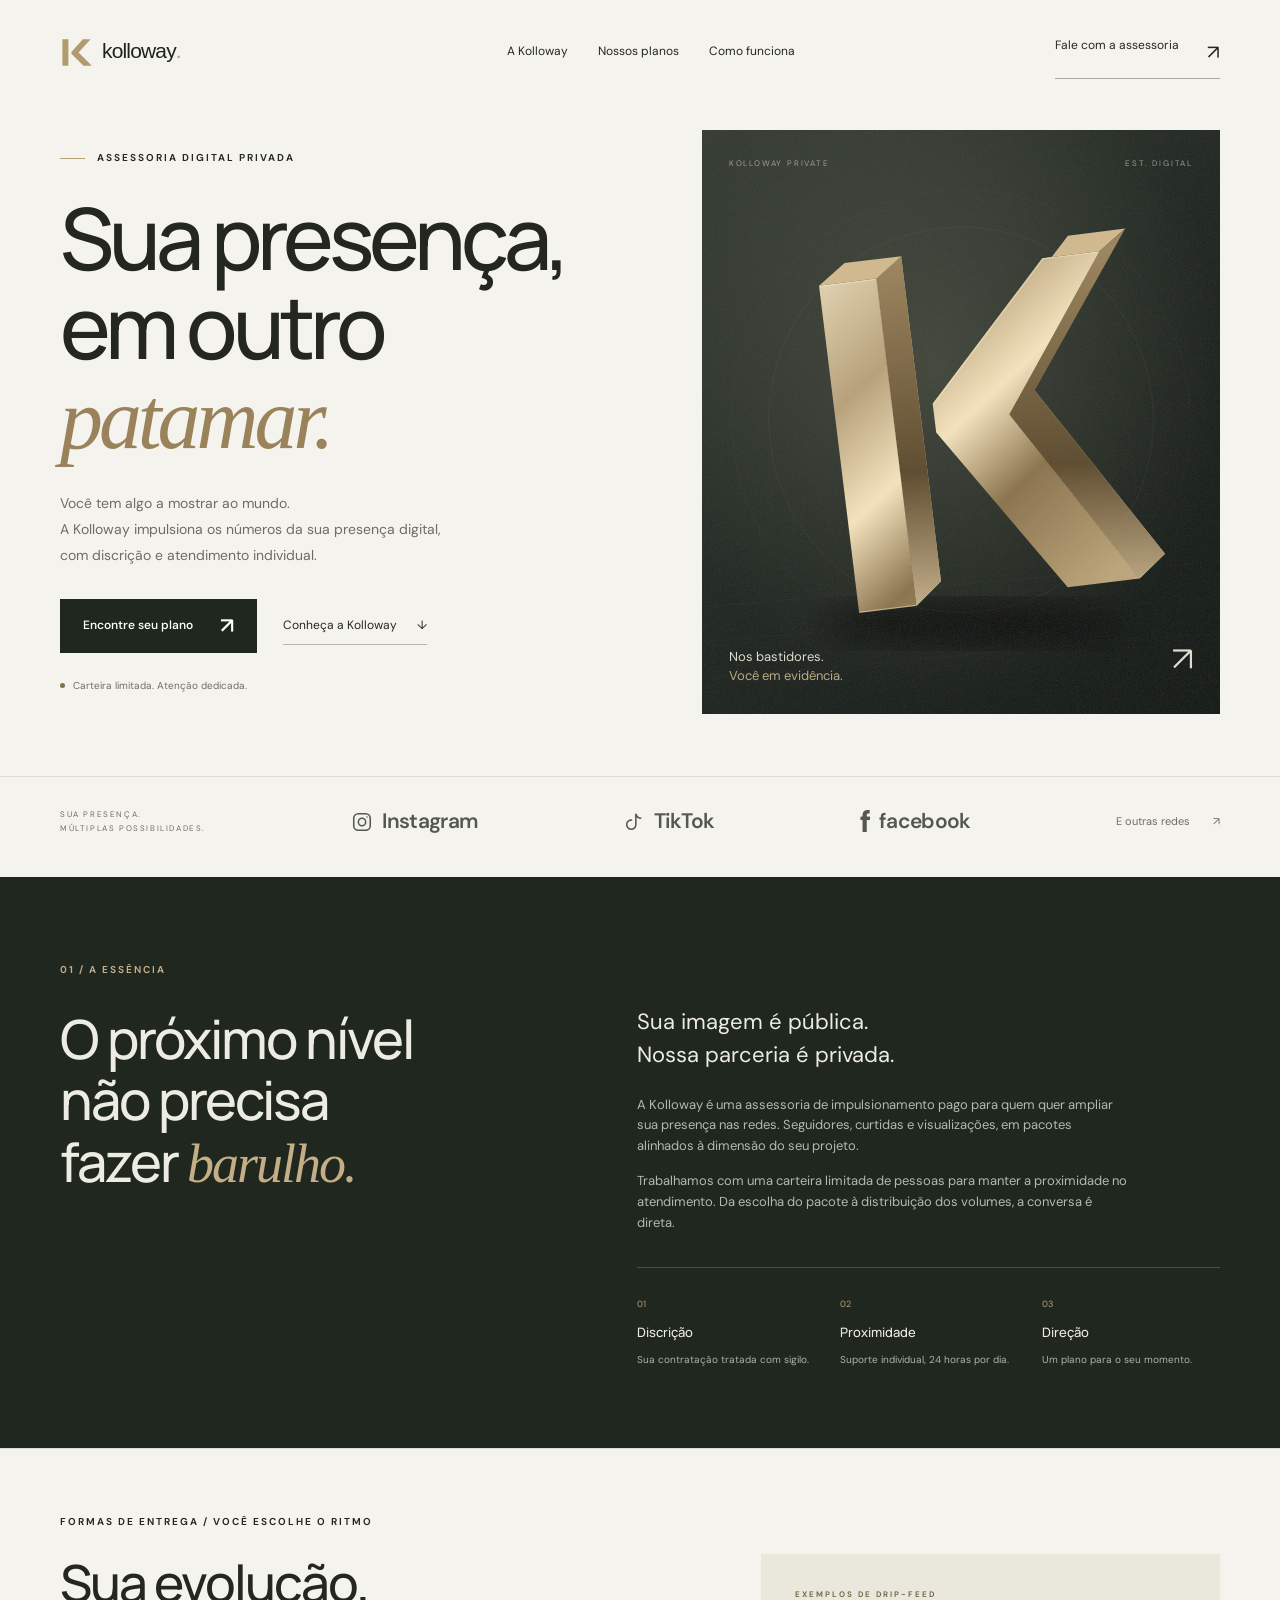
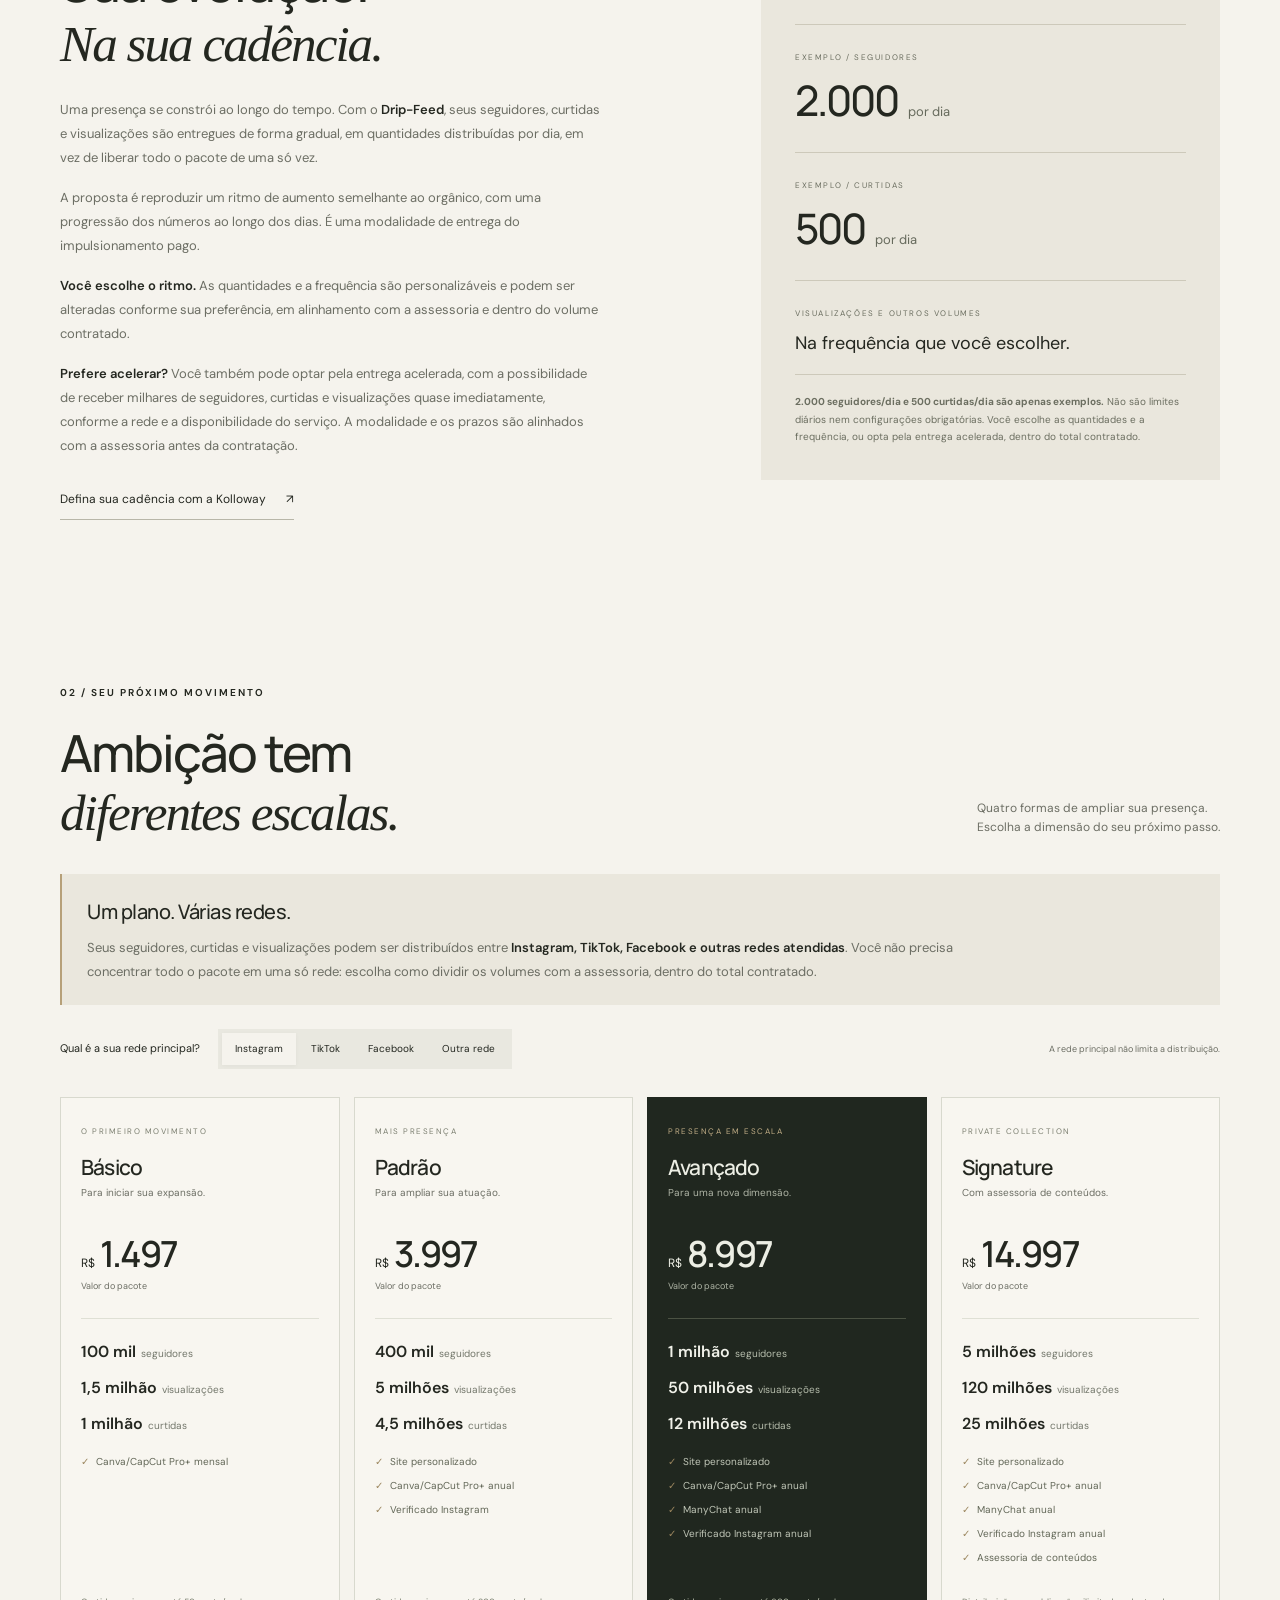
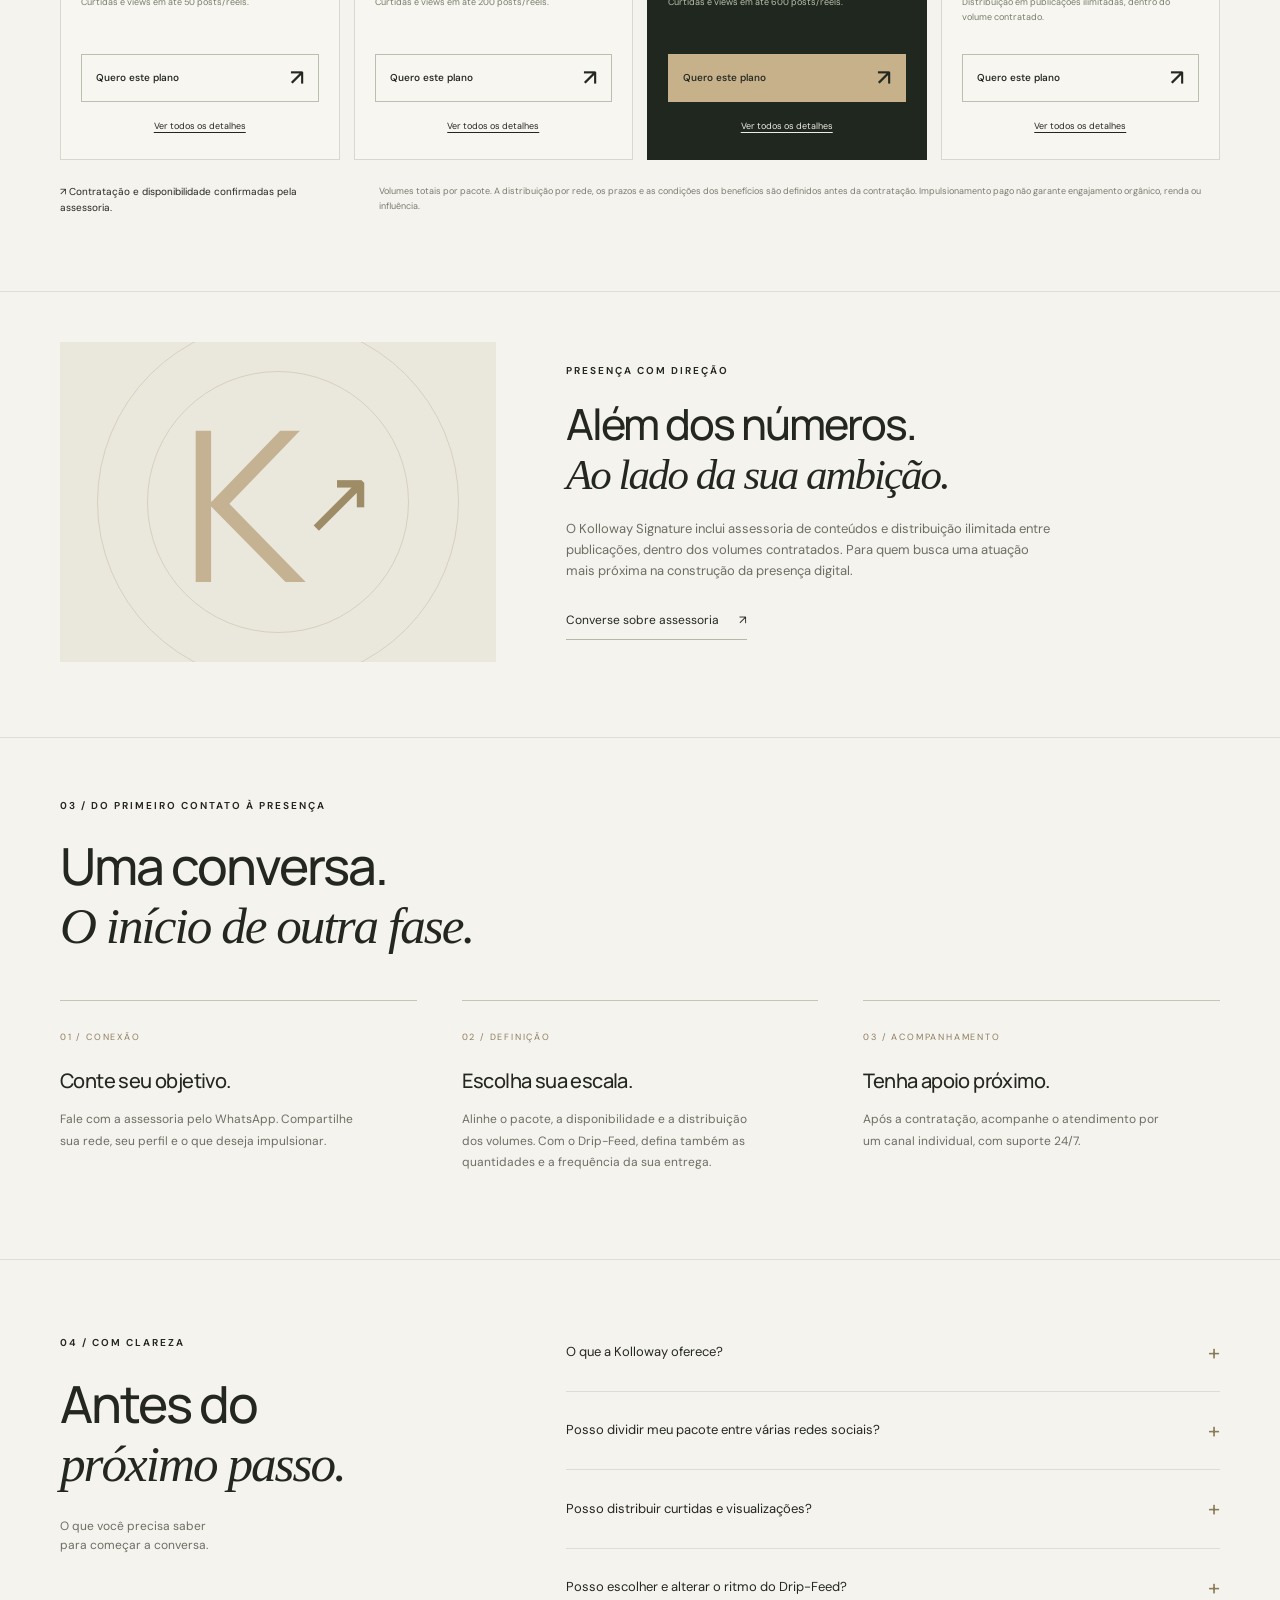
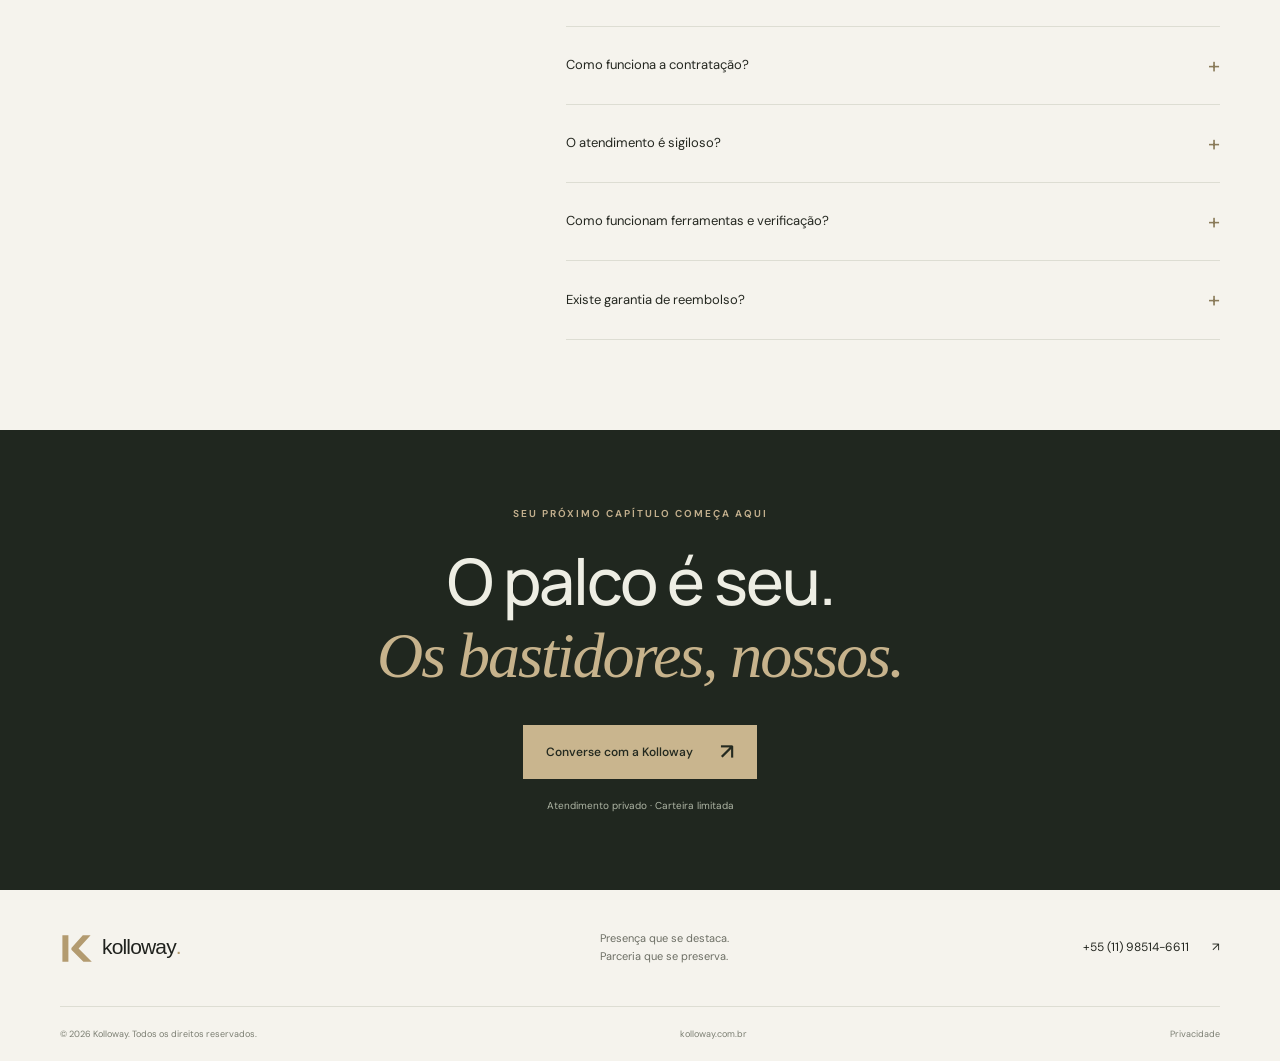
<file: index.html>
<!doctype html>
<html lang="pt-BR">
<head>
  <meta charset="utf-8"><meta name="viewport" content="width=device-width,initial-scale=1">
  <title>Kolloway | Seguidores, curtidas e visualizações</title>
  <meta name="description" content="Pacotes pagos de seguidores, curtidas e visualizações para Instagram, TikTok e Facebook. Distribuição entre redes e entrega ajustável com a Kolloway.">
  <meta name="theme-color" content="#f5f3ed"><meta property="og:title" content="Kolloway | Seguidores, curtidas e visualizações"><meta property="og:description" content="Pacotes pagos de seguidores, curtidas e visualizações para Instagram, TikTok e Facebook. Distribuição entre redes e entrega ajustável com a Kolloway."><meta property="og:type" content="website">
  <link rel="icon" href="favicon.svg" type="image/svg+xml"><link rel="stylesheet" href="styles.css"><script src="app.js" defer></script>
  <link rel="canonical" href="https://kolloway.com.br/">
  <meta name="robots" content="index, follow, max-image-preview:large">
  <meta property="og:locale" content="pt_BR">
  <meta property="og:site_name" content="Kolloway">
  <meta property="og:url" content="https://kolloway.com.br/">
  <meta property="og:image" content="https://kolloway.com.br/social-preview.png">
  <meta property="og:image:width" content="1200">
  <meta property="og:image:height" content="630">
  <meta property="og:image:alt" content="Kolloway — Sua presença, em outro patamar.">
  <meta name="twitter:card" content="summary_large_image">
  <meta name="twitter:title" content="Kolloway | Seguidores, curtidas e visualizações">
  <meta name="twitter:description" content="Pacotes pagos de seguidores, curtidas e visualizações para Instagram, TikTok e Facebook. Distribuição entre redes e entrega ajustável com a Kolloway.">
  <meta name="twitter:image" content="https://kolloway.com.br/social-preview.png">
  <meta name="twitter:image:alt" content="Kolloway — Sua presença, em outro patamar.">
  <link rel="icon" href="favicon.ico" sizes="32x32">
  <link rel="apple-touch-icon" href="apple-touch-icon.png" sizes="180x180">
  <link rel="manifest" href="site.webmanifest">
  <link rel="preconnect" href="https://fonts.googleapis.com">
  <link rel="preconnect" href="https://fonts.gstatic.com" crossorigin>
  <script type="application/ld+json">{"@context":"https://schema.org","@graph":[{"@type":"Organization","@id":"https://kolloway.com.br/#organization","name":"Kolloway","url":"https://kolloway.com.br/","logo":"https://kolloway.com.br/logo.svg","telephone":"+55-11-98514-6611","description":"Assessoria de impulsionamento pago para redes sociais."},{"@type":"WebSite","@id":"https://kolloway.com.br/#website","url":"https://kolloway.com.br/","name":"Kolloway","inLanguage":"pt-BR","publisher":{"@id":"https://kolloway.com.br/#organization"}},{"@type":"WebPage","@id":"https://kolloway.com.br/#webpage","url":"https://kolloway.com.br/","name":"Kolloway | Seguidores, curtidas e visualizações","description":"Pacotes pagos de seguidores, curtidas e visualizações para Instagram, TikTok e Facebook. Distribuição entre redes e entrega ajustável com a Kolloway.","inLanguage":"pt-BR","isPartOf":{"@id":"https://kolloway.com.br/#website"},"about":{"@id":"https://kolloway.com.br/#organization"}}]}</script>
</head>
<body>
<a class="skip" href="#conteudo">Ir para o conteúdo</a>
<header class="header"><a href="#inicio" class="brand" aria-label="Kolloway, início"><img src="logo.svg" alt="Kolloway" width="186" height="35"></a><nav aria-label="Navegação principal"><a href="#essencia">A Kolloway</a><a href="#planos">Nossos planos</a><a href="#processo">Como funciona</a></nav><a class="header-contact" data-contact href="https://wa.me/5511985146611" target="_blank" rel="noopener noreferrer">Fale com a assessoria <span aria-hidden="true">↗</span></a><button class="menu-toggle" aria-label="Abrir menu" aria-expanded="false" aria-controls="mobile-nav"><span></span><span></span></button></header>
<nav id="mobile-nav" class="mobile-nav" aria-label="Navegação móvel" hidden><a href="#essencia">A Kolloway</a><a href="#planos">Nossos planos</a><a href="#processo">Como funciona</a><a data-contact href="https://wa.me/5511985146611" target="_blank" rel="noopener noreferrer">Fale com a assessoria ↗</a></nav>
<main id="conteudo">
<section class="hero wrap" id="inicio"><div class="hero-copy"><div class="eyebrow"><span class="tiny-line"></span> ASSESSORIA DIGITAL PRIVADA</div><h1>Sua presença,<br>em outro<br><em>patamar.</em></h1><p>Você tem algo a mostrar ao mundo.<br>A Kolloway impulsiona os números da sua presença digital, com discrição e atendimento individual.</p><div class="hero-actions"><a class="button dark" href="#planos">Encontre seu plano <span aria-hidden="true">↗</span></a><a class="text-link" href="#essencia">Conheça a Kolloway <span aria-hidden="true">↓</span></a></div><div class="hero-note"><span class="status-dot"></span> Carteira limitada. Atenção dedicada.</div></div><div class="hero-art"><img src="sculpture.svg" alt="Monograma K escultural em metal champagne sobre fundo verde profundo" width="700" height="800" fetchpriority="high"><div class="art-top"><span>KOLLOWAY PRIVATE</span><span>EST. DIGITAL</span></div><div class="art-bottom"><span>Nos bastidores.<br><strong>Você em evidência.</strong></span><span class="art-symbol" aria-hidden="true">↗</span></div></div></section>
<section class="platforms wrap" aria-label="Redes sociais atendidas"><span>SUA PRESENÇA.<br>MÚLTIPLAS POSSIBILIDADES.</span><div class="platform-name"><svg viewBox="0 0 24 24" aria-hidden="true"><rect x="3" y="3" width="18" height="18" rx="5"/><circle cx="12" cy="12" r="4"/><circle cx="17.5" cy="6.5" r=".8" fill="currentColor" stroke="none"/></svg>Instagram</div><div class="platform-name"><svg viewBox="0 0 24 24" aria-hidden="true"><path d="M14 3v12a5 5 0 1 1-4-5M14 3c1 4 3 5 6 5"/></svg>TikTok</div><div class="platform-name facebook"><b aria-hidden="true">f</b>facebook</div><div class="other-networks">E outras redes <span aria-hidden="true">↗</span></div></section>
<section class="essence" id="essencia"><div class="wrap essence-grid"><div><div class="eyebrow muted-gold">01 / A ESSÊNCIA</div><h2>O próximo nível<br>não precisa<br>fazer <em>barulho.</em></h2></div><div class="essence-body"><p class="lead">Sua imagem é pública.<br>Nossa parceria é privada.</p><p>A Kolloway é uma assessoria de impulsionamento pago para quem quer ampliar sua presença nas redes. Seguidores, curtidas e visualizações, em pacotes alinhados à dimensão do seu projeto.</p><p>Trabalhamos com uma carteira limitada de pessoas para manter a proximidade no atendimento. Da escolha do pacote à distribuição dos volumes, a conversa é direta.</p><div class="principles"><div><span>01</span><h3>Discrição</h3><p>Sua contratação tratada com sigilo.</p></div><div><span>02</span><h3>Proximidade</h3><p>Suporte individual, 24 horas por dia.</p></div><div><span>03</span><h3>Direção</h3><p>Um plano para o seu momento.</p></div></div></div></div></section>
<section class="drip-feed wrap" id="drip-feed" aria-labelledby="drip-title">
  <div class="drip-copy"><div class="eyebrow">FORMAS DE ENTREGA / VOCÊ ESCOLHE O RITMO</div><h2 id="drip-title">Sua evolução.<br><em>Na sua cadência.</em></h2><p>Uma presença se constrói ao longo do tempo. Com o <strong>Drip-Feed</strong>, seus seguidores, curtidas e visualizações são entregues de forma gradual, em quantidades distribuídas por dia, em vez de liberar todo o pacote de uma só vez.</p><p>A proposta é reproduzir um ritmo de aumento semelhante ao orgânico, com uma progressão dos números ao longo dos dias. É uma modalidade de entrega do impulsionamento pago.</p><p><strong>Você escolhe o ritmo.</strong> As quantidades e a frequência são personalizáveis e podem ser alteradas conforme sua preferência, em alinhamento com a assessoria e dentro do volume contratado.</p><p><strong>Prefere acelerar?</strong> Você também pode optar pela entrega acelerada, com a possibilidade de receber milhares de seguidores, curtidas e visualizações quase imediatamente, conforme a rede e a disponibilidade do serviço. A modalidade e os prazos são alinhados com a assessoria antes da contratação.</p><a class="text-link" data-contact href="https://wa.me/5511985146611" target="_blank" rel="noopener noreferrer">Defina sua cadência com a Kolloway <span aria-hidden="true">↗</span></a></div>
  <div class="drip-examples"><div class="eyebrow">EXEMPLOS DE DRIP-FEED</div><div class="drip-example"><span>EXEMPLO / SEGUIDORES</span><p><strong>2.000</strong> por dia</p></div><div class="drip-example"><span>EXEMPLO / CURTIDAS</span><p><strong>500</strong> por dia</p></div><div class="drip-example drip-custom"><span>VISUALIZAÇÕES E OUTROS VOLUMES</span><p>Na frequência que você escolher.</p></div><p class="drip-note"><strong>2.000 seguidores/dia e 500 curtidas/dia são apenas exemplos.</strong> Não são limites diários nem configurações obrigatórias. Você escolhe as quantidades e a frequência, ou opta pela entrega acelerada, dentro do total contratado.</p></div>
</section>
<section class="plans-section wrap" id="planos"><div class="section-heading"><div><div class="eyebrow">02 / SEU PRÓXIMO MOVIMENTO</div><h2>Ambição tem<br><em>diferentes escalas.</em></h2></div><p>Quatro formas de ampliar sua presença.<br>Escolha a dimensão do seu próximo passo.</p></div><div class="multinetwork-note"><h3>Um plano. Várias redes.</h3><p>Seus seguidores, curtidas e visualizações podem ser distribuídos entre <strong>Instagram, TikTok, Facebook e outras redes atendidas</strong>. Você não precisa concentrar todo o pacote em uma só rede: escolha como dividir os volumes com a assessoria, dentro do total contratado.</p></div><div class="platform-picker"><span>Qual é a sua rede principal?</span><div class="choices" role="group" aria-label="Escolha sua rede principal"><button aria-pressed="true" data-network="Instagram">Instagram</button><button aria-pressed="false" data-network="TikTok">TikTok</button><button aria-pressed="false" data-network="Facebook">Facebook</button><button aria-pressed="false" data-network="Outra rede">Outra rede</button></div><span class="picker-note">A rede principal não limita a distribuição.</span></div><div class="plan-grid" id="plan-grid"><article class="plan " aria-labelledby="plan-0"><div class="plan-label">O PRIMEIRO MOVIMENTO</div><h3 id="plan-0">Básico</h3><p class="plan-subtitle">Para iniciar sua expansão.</p><div class="price"><small>R$</small><strong>1.497</strong></div><div class="price-note">Valor do pacote</div><div class="metrics"><div class="metric"><strong>100 mil</strong> seguidores</div><div class="metric"><strong>1,5 milhão</strong> visualizações</div><div class="metric"><strong>1 milhão</strong> curtidas</div></div><ul><li>Canva/CapCut Pro+ mensal</li></ul><p class="distribution">Curtidas e views em até 50 posts/reels.</p><a class="button" data-plan-contact="Básico" href="https://wa.me/5511985146611?text=Ol%C3%A1%2C%20Kolloway!%20Tenho%20interesse%20no%20plano%20B%C3%A1sico%20com%20Instagram%20como%20rede%20principal.%20Gostaria%20de%20conhecer%20as%20op%C3%A7%C3%B5es%20de%20distribui%C3%A7%C3%A3o%20entre%20v%C3%A1rias%20redes%2C%20a%20disponibilidade%2C%20os%20prazos%20e%20as%20condi%C3%A7%C3%B5es%20de%20contrata%C3%A7%C3%A3o." target="_blank" rel="noopener noreferrer" aria-label="Consultar plano Básico pelo WhatsApp">Quero este plano <span aria-hidden="true">↗</span></a><button class="details-button" data-details="0" aria-haspopup="dialog">Ver todos os detalhes</button></article><article class="plan " aria-labelledby="plan-1"><div class="plan-label">MAIS PRESENÇA</div><h3 id="plan-1">Padrão</h3><p class="plan-subtitle">Para ampliar sua atuação.</p><div class="price"><small>R$</small><strong>3.997</strong></div><div class="price-note">Valor do pacote</div><div class="metrics"><div class="metric"><strong>400 mil</strong> seguidores</div><div class="metric"><strong>5 milhões</strong> visualizações</div><div class="metric"><strong>4,5 milhões</strong> curtidas</div></div><ul><li>Site personalizado</li><li>Canva/CapCut Pro+ anual</li><li>Verificado Instagram</li></ul><p class="distribution">Curtidas e views em até 200 posts/reels.</p><a class="button" data-plan-contact="Padrão" href="https://wa.me/5511985146611?text=Ol%C3%A1%2C%20Kolloway!%20Tenho%20interesse%20no%20plano%20Padr%C3%A3o%20com%20Instagram%20como%20rede%20principal.%20Gostaria%20de%20conhecer%20as%20op%C3%A7%C3%B5es%20de%20distribui%C3%A7%C3%A3o%20entre%20v%C3%A1rias%20redes%2C%20a%20disponibilidade%2C%20os%20prazos%20e%20as%20condi%C3%A7%C3%B5es%20de%20contrata%C3%A7%C3%A3o." target="_blank" rel="noopener noreferrer" aria-label="Consultar plano Padrão pelo WhatsApp">Quero este plano <span aria-hidden="true">↗</span></a><button class="details-button" data-details="1" aria-haspopup="dialog">Ver todos os detalhes</button></article><article class="plan featured" aria-labelledby="plan-2"><div class="plan-label">PRESENÇA EM ESCALA</div><h3 id="plan-2">Avançado</h3><p class="plan-subtitle">Para uma nova dimensão.</p><div class="price"><small>R$</small><strong>8.997</strong></div><div class="price-note">Valor do pacote</div><div class="metrics"><div class="metric"><strong>1 milhão</strong> seguidores</div><div class="metric"><strong>50 milhões</strong> visualizações</div><div class="metric"><strong>12 milhões</strong> curtidas</div></div><ul><li>Site personalizado</li><li>Canva/CapCut Pro+ anual</li><li>ManyChat anual</li><li>Verificado Instagram anual</li></ul><p class="distribution">Curtidas e views em até 600 posts/reels.</p><a class="button" data-plan-contact="Avançado" href="https://wa.me/5511985146611?text=Ol%C3%A1%2C%20Kolloway!%20Tenho%20interesse%20no%20plano%20Avan%C3%A7ado%20com%20Instagram%20como%20rede%20principal.%20Gostaria%20de%20conhecer%20as%20op%C3%A7%C3%B5es%20de%20distribui%C3%A7%C3%A3o%20entre%20v%C3%A1rias%20redes%2C%20a%20disponibilidade%2C%20os%20prazos%20e%20as%20condi%C3%A7%C3%B5es%20de%20contrata%C3%A7%C3%A3o." target="_blank" rel="noopener noreferrer" aria-label="Consultar plano Avançado pelo WhatsApp">Quero este plano <span aria-hidden="true">↗</span></a><button class="details-button" data-details="2" aria-haspopup="dialog">Ver todos os detalhes</button></article><article class="plan " aria-labelledby="plan-3"><div class="plan-label">PRIVATE COLLECTION</div><h3 id="plan-3">Signature</h3><p class="plan-subtitle">Com assessoria de conteúdos.</p><div class="price"><small>R$</small><strong>14.997</strong></div><div class="price-note">Valor do pacote</div><div class="metrics"><div class="metric"><strong>5 milhões</strong> seguidores</div><div class="metric"><strong>120 milhões</strong> visualizações</div><div class="metric"><strong>25 milhões</strong> curtidas</div></div><ul><li>Site personalizado</li><li>Canva/CapCut Pro+ anual</li><li>ManyChat anual</li><li>Verificado Instagram anual</li><li>Assessoria de conteúdos</li></ul><p class="distribution">Distribuição em publicações ilimitadas, dentro do volume contratado.</p><a class="button" data-plan-contact="Kolloway Signature" href="https://wa.me/5511985146611?text=Ol%C3%A1%2C%20Kolloway!%20Tenho%20interesse%20no%20plano%20Kolloway%20Signature%20com%20Instagram%20como%20rede%20principal.%20Gostaria%20de%20conhecer%20as%20op%C3%A7%C3%B5es%20de%20distribui%C3%A7%C3%A3o%20entre%20v%C3%A1rias%20redes%2C%20a%20disponibilidade%2C%20os%20prazos%20e%20as%20condi%C3%A7%C3%B5es%20de%20contrata%C3%A7%C3%A3o." target="_blank" rel="noopener noreferrer" aria-label="Consultar plano Kolloway Signature pelo WhatsApp">Quero este plano <span aria-hidden="true">↗</span></a><button class="details-button" data-details="3" aria-haspopup="dialog">Ver todos os detalhes</button></article></div><div class="plans-footnote"><span>↗ Contratação e disponibilidade confirmadas pela assessoria.</span><p>Volumes totais por pacote. A distribuição por rede, os prazos e as condições dos benefícios são definidos antes da contratação. Impulsionamento pago não garante engajamento orgânico, renda ou influência.</p></div></section>
<section class="signature wrap"><div class="signature-mark" aria-hidden="true">K<span>↗</span></div><div><div class="eyebrow">PRESENÇA COM DIREÇÃO</div><h2>Além dos números.<br><em>Ao lado da sua ambição.</em></h2><p>O Kolloway Signature inclui assessoria de conteúdos e distribuição ilimitada entre publicações, dentro dos volumes contratados. Para quem busca uma atuação mais próxima na construção da presença digital.</p><a class="text-link" data-plan-contact="Kolloway Signature" href="https://wa.me/5511985146611" target="_blank" rel="noopener noreferrer">Converse sobre assessoria <span aria-hidden="true">↗</span></a></div></section>
<section class="process wrap" id="processo"><div class="section-heading"><div><div class="eyebrow">03 / DO PRIMEIRO CONTATO À PRESENÇA</div><h2>Uma conversa.<br><em>O início de outra fase.</em></h2></div></div><div class="steps"><article><span>01 / CONEXÃO</span><h3>Conte seu objetivo.</h3><p>Fale com a assessoria pelo WhatsApp. Compartilhe sua rede, seu perfil e o que deseja impulsionar.</p></article><article><span>02 / DEFINIÇÃO</span><h3>Escolha sua escala.</h3><p>Alinhe o pacote, a disponibilidade e a distribuição dos volumes. Com o Drip-Feed, defina também as quantidades e a frequência da sua entrega.</p></article><article><span>03 / ACOMPANHAMENTO</span><h3>Tenha apoio próximo.</h3><p>Após a contratação, acompanhe o atendimento por um canal individual, com suporte 24/7.</p></article></div></section>
<section class="faq-section wrap" id="duvidas"><div><div class="eyebrow">04 / COM CLAREZA</div><h2>Antes do<br><em>próximo passo.</em></h2><p>O que você precisa saber<br>para começar a conversa.</p></div><div class="faq-list"><details><summary>O que a Kolloway oferece?<span aria-hidden="true">+</span></summary><p>Pacotes pagos de seguidores, curtidas e visualizações, com atendimento individual. Conforme o plano, também estão incluídos site personalizado, ferramentas de criação, verificação do Instagram e assessoria de conteúdos. Consulte a disponibilidade para sua rede antes de contratar.</p></details><details><summary>Posso dividir meu pacote entre várias redes sociais?<span aria-hidden="true">+</span></summary><p>Sim. Os serviços do pacote podem ser distribuídos entre Instagram, TikTok, Facebook e outras redes atendidas. Você define com a assessoria a divisão de seguidores, curtidas e visualizações entre os perfis e as redes desejadas, conforme a disponibilidade de cada serviço. O total contratado é compartilhado entre as redes escolhidas, e não multiplicado por rede. A seleção de uma rede principal nesta página serve apenas para iniciar a conversa.</p></details><details><summary>Posso distribuir curtidas e visualizações?<span aria-hidden="true">+</span></summary><p>No Básico, a distribuição pode ser feita em até 50 posts ou reels; no Padrão, em até 200; no Avançado, em até 600. No Kolloway Signature, não há limite de publicações para essa distribuição. Os volumes totais de cada pacote permanecem os contratados.</p></details><details><summary>Posso escolher e alterar o ritmo do Drip-Feed?<span aria-hidden="true">+</span></summary><p>Sim. Os números de 2.000 seguidores por dia e 500 curtidas por dia são apenas exemplos, não limites. Você escolhe as quantidades de seguidores, curtidas e visualizações e pode ajustar a frequência com a assessoria. Se preferir, também pode optar pela entrega acelerada, com a possibilidade de receber milhares de seguidores, curtidas e visualizações quase imediatamente, conforme a rede e a disponibilidade do serviço. Em qualquer modalidade, o volume total permanece o do pacote contratado.</p></details><details><summary>Como funciona a contratação?<span aria-hidden="true">+</span></summary><p>Escolha um plano e inicie a conversa pelo WhatsApp. Antes de qualquer pagamento, confirme com a equipe o tipo e a origem dos seguidores e interações, a rede atendida, os prazos de entrega, a forma de pagamento e as condições de cada benefício. Não há cobrança ou contratação automática neste site.</p></details><details><summary>O atendimento é sigiloso?<span aria-hidden="true">+</span></summary><p>A Kolloway oferece sigilo na contratação e atendimento individual 24/7. A carteira de clientes é limitada; a disponibilidade de atendimento é confirmada diretamente com a assessoria.</p></details><details><summary>Como funcionam ferramentas e verificação?<span aria-hidden="true">+</span></summary><p>A periodicidade de Canva/CapCut Pro+ e ManyChat está indicada nos planos. A verificação do Instagram depende dos requisitos e da aprovação da própria plataforma. Confirme a modalidade de acesso, a elegibilidade e as condições de ativação de cada benefício antes de contratar. A Kolloway não representa essas plataformas.</p></details><details><summary>Existe garantia de reembolso?<span aria-hidden="true">+</span></summary><p>Os pacotes apresentados pela Kolloway incluem garantia de reembolso. Solicite à assessoria os critérios, os prazos e as condições por escrito antes de efetuar o pagamento.</p></details></div></section>
<section class="closing"><div class="wrap"><div class="eyebrow muted-gold">SEU PRÓXIMO CAPÍTULO COMEÇA AQUI</div><h2>O palco é seu.<br><em>Os bastidores, nossos.</em></h2><a class="button gold" data-contact href="https://wa.me/5511985146611" target="_blank" rel="noopener noreferrer">Converse com a Kolloway <span aria-hidden="true">↗</span></a><p>Atendimento privado · Carteira limitada</p></div></section>
</main>
<footer class="wrap"><div class="footer-top"><a class="brand" href="#inicio" aria-label="Kolloway, voltar ao início"><img src="logo.svg" alt="Kolloway" width="186" height="35" loading="lazy"></a><p>Presença que se destaca.<br>Parceria que se preserva.</p><a data-contact href="https://wa.me/5511985146611" target="_blank" rel="noopener noreferrer">+55 (11) 98514-6611 <span aria-hidden="true">↗</span></a></div><div class="footer-bottom"><span>© 2026 Kolloway. Todos os direitos reservados.</span><span>kolloway.com.br</span><button id="privacy-open">Privacidade</button></div></footer>
<dialog id="plan-dialog" aria-labelledby="dialog-title"><button class="dialog-close" aria-label="Fechar detalhes">×</button><div class="eyebrow">SEU PLANO EM DETALHES</div><h2 id="dialog-title"></h2><div id="dialog-content"></div></dialog>
<dialog id="privacy-dialog" aria-labelledby="privacy-title"><button class="dialog-close" aria-label="Fechar privacidade">×</button><div class="eyebrow">KOLLOWAY</div><h2 id="privacy-title">Sua privacidade.</h2><p>Esta página não solicita cadastro e não utiliza cookies de publicidade ou ferramentas de análise. A seleção de rede permanece apenas durante sua visita.</p><p>Os botões de atendimento levam ao WhatsApp. O envio da mensagem depende da sua confirmação no aplicativo, e os dados compartilhados passam a seguir também as condições dessa plataforma.</p><p>Para informações sobre o tratamento de dados no atendimento, entre em contato com a Kolloway: +55 (11) 98514-6611.</p></dialog>
</body></html>
</file>
<file: styles.css>
@import url('https://fonts.googleapis.com/css2?family=DM+Sans:wght@400;450;500;550;600;650;700&family=Manrope:wght@400;500;600;650;700;750;800&display=swap');
:root{--paper:#f5f3ed;--ink:#242720;--muted:#6c6e64;--line:#ddddd3;--gold:#b6a079;--dark:#20271f;--serif:Georgia,'Times New Roman',serif}*{box-sizing:border-box}html{scroll-behavior:smooth;scroll-padding-top:100px}body{margin:0;background:var(--paper);color:var(--ink);font-family:'DM Sans',Arial,sans-serif;font-size:15px;line-height:1.6}button,a{-webkit-tap-highlight-color:transparent}a{color:inherit;text-decoration:none}button{font:inherit;color:inherit;cursor:pointer}button:focus-visible,a:focus-visible,summary:focus-visible{outline:2px solid #9b7539;outline-offset:5px}button:disabled{cursor:default}img{max-width:100%;display:block}h1,h2,h3,p{margin:0}h1,h2,h3{font-family:'Manrope',Arial,sans-serif}em{font-family:var(--serif);font-weight:400}h2{font-size:clamp(35px,4vw,54px);font-weight:500;line-height:1.14;letter-spacing:-2px}.wrap{max-width:1320px;margin:auto;padding-left:60px;padding-right:60px}.eyebrow{font-size:10px;letter-spacing:2px;font-weight:650;display:flex;align-items:center;gap:12px}.tiny-line{width:25px;height:1px;background:var(--gold)}.header{max-width:1440px;margin:auto;height:104px;padding:0 60px;display:flex;align-items:center;justify-content:space-between;gap:30px}.brand{display:block;width:186px;flex-shrink:0}.header nav{display:flex;gap:30px;font-size:12px}.header nav a,.text-link{transition:color .2s}.header nav a:hover,.text-link:hover{color:#987c4f}.header-contact{font-size:12px;border-bottom:1px solid #a9aa9e;padding:10px 0;display:flex;gap:28px}.header-contact span{font-size:20px}.menu-toggle{display:none}.mobile-nav[hidden]{display:none}.skip{position:absolute;top:-100px;left:20px;z-index:10;background:var(--ink);color:white;padding:12px}.skip:focus{top:10px}.hero{display:grid;grid-template-columns:1.15fr 1fr;gap:46px;padding-top:26px;padding-bottom:62px;align-items:center}.hero-copy{padding:20px 0}.hero h1{font-size:clamp(58px,6.7vw,90px);line-height:1.035;letter-spacing:-5px;font-weight:500;margin:28px 0 27px}.hero h1 em{color:#9a825b;letter-spacing:-4px}.hero-copy>p{max-width:400px;color:var(--muted);font-size:14px;line-height:1.85}.hero-actions{display:flex;align-items:center;gap:26px;margin-top:30px}.button{padding:16px 23px;font-size:12px;font-weight:550;display:inline-flex;justify-content:space-between;align-items:center;gap:27px;transition:transform .2s,background .2s}.button:hover{transform:translateY(-3px)}.dark{background:var(--dark);color:#fff}.dark:hover{background:#3d4737}.button span{font-size:22px;line-height:1}.text-link{font-size:12px;border-bottom:1px solid #b8b6a8;padding:9px 0;display:inline-flex;gap:20px}.hero-note{font-size:10px;color:var(--muted);display:flex;gap:8px;align-items:center;margin-top:25px}.status-dot{width:5px;height:5px;border-radius:50%;background:#82704d}.hero-art{position:relative;align-self:stretch;min-height:520px;overflow:hidden}.hero-art>img{width:100%;height:100%;object-fit:cover;position:absolute}.art-top,.art-bottom{position:absolute;left:27px;right:27px;display:flex;justify-content:space-between;color:#dddccf}.art-top{top:27px;font-size:8px;letter-spacing:1.8px;opacity:.6}.art-bottom{bottom:28px;align-items:end;font-size:13px;line-height:1.5}.art-bottom strong{font-weight:400;color:#bca985}.art-symbol{font-size:35px;font-weight:300}.platforms{border-top:1px solid var(--line);display:flex;align-items:center;justify-content:space-between;gap:25px;padding-top:28px;padding-bottom:38px}.platforms>span{font-size:8px;letter-spacing:1.6px;color:var(--muted);line-height:1.7}.platform-name{display:flex;align-items:center;gap:9px;font-weight:600;font-size:21px;color:#55584e;letter-spacing:-.7px}.platform-name svg{width:22px;height:22px;fill:none;stroke:currentColor;stroke-width:1.7}.facebook b{font-size:31px;line-height:1}.other-networks{font-size:11px;color:var(--muted)}.other-networks span{padding-left:20px}.essence{background:var(--dark);color:#edece3;padding:85px 0 80px}.essence-grid{display:grid;grid-template-columns:1fr 1.15fr;gap:70px}.muted-gold{color:#c2af8d}.essence h2{margin-top:30px;font-size:54px}.essence h2 em{color:#c3ae85}.essence-body{padding-top:43px}.essence-body .lead{font-size:22px;line-height:1.5;color:#edece3;margin-bottom:24px}.essence-body>p:not(.lead){font-size:13px;color:#b5b9ac;margin-bottom:14px;max-width:490px}.principles{display:grid;grid-template-columns:repeat(3,1fr);gap:25px;margin-top:34px;border-top:1px solid #4b5145;padding-top:22px}.principles span{font-size:9px;color:#b6a079}.principles h3{font-weight:500;font-size:13px;margin:8px 0}.principles p{font-size:10px;color:#aeb4a5;line-height:1.7}.plans-section{padding-top:95px;padding-bottom:75px}.section-heading{display:flex;align-items:end;justify-content:space-between;gap:40px}.section-heading h2{margin-top:22px}.section-heading>p{font-size:12px;color:var(--muted);padding-bottom:5px}.platform-picker{margin:40px 0 28px;display:flex;align-items:center;gap:18px;flex-wrap:wrap}.platform-picker>span:first-child{font-size:11px}.choices{display:flex;background:#e9e8e0;padding:4px;gap:2px}.choices button{border:0;background:transparent;font-size:10px;padding:8px 13px}.choices button[aria-pressed=true]{background:var(--paper);box-shadow:0 1px 4px #2222220a}.picker-note{font-size:9px;color:var(--muted);margin-left:auto}.plan-grid{display:grid;grid-template-columns:repeat(4,1fr);gap:14px;align-items:stretch}.plan{border:1px solid #d8d9ce;padding:25px 20px 20px;position:relative;display:flex;flex-direction:column;background:#f8f6f0}.plan.featured{background:var(--dark);color:#eceee4;border-color:var(--dark)}.plan-label{display:flex;align-items:center;gap:6px;font-size:8px;letter-spacing:1.5px;color:#7b7f70;min-height:17px}.featured .plan-label{color:#c1ae87}.plan h3{font-size:21px;letter-spacing:-.8px;font-weight:550;margin:11px 0 0}.plan-subtitle{font-size:10px;color:var(--muted);min-height:24px}.featured .plan-subtitle{color:#aeb4a5}.price{font-family:'Manrope',Arial,sans-serif;display:flex;align-items:baseline;gap:5px;margin:23px 0 0;white-space:nowrap}.price small{font-family:'DM Sans',Arial,sans-serif;font-size:12px}.price strong{font-size:36px;letter-spacing:-1.8px;font-weight:550;line-height:1.2}.price-note{font-size:9px;color:var(--muted);margin-top:4px}.featured .price-note{color:#aeb4a5}.metrics{margin:25px 0 18px;padding-top:20px;border-top:1px solid #dfe0d5;display:grid;gap:10px}.featured .metrics{border-color:#4b5243}.metric{display:flex;align-items:baseline;gap:5px;flex-wrap:wrap;font-size:10px;color:#73776b}.metric strong{color:var(--ink);font-size:16px;font-weight:600}.featured .metric{color:#b6bdac}.featured .metric strong{color:#f0f1e9}.plan ul{list-style:none;padding:0;margin:0 0 15px;display:grid;gap:8px;font-size:10px;color:#626757}.plan li{position:relative;padding-left:15px}.plan li:before{content:'✓';position:absolute;left:0;color:#9b865e}.featured ul{color:#c1c7b8}.distribution{font-size:9px;line-height:1.6;color:#767c6b;padding-top:14px;margin-top:auto;min-height:59px}.featured .distribution{color:#bac1ad}.plan .button{font-size:10px;padding:12px 14px;background:transparent;border:1px solid #babfaf;width:100%;gap:10px;margin-top:14px}.plan .button:hover{background:#e7e4d8}.featured .button{background:#c6b18b;color:#23291f;border-color:#c6b18b}.featured .button:hover{background:#ded0b3}.details-button{border:0;background:none;font-size:9px;text-decoration:underline;text-underline-offset:3px;align-self:center;margin-top:12px;color:inherit;padding:5px}.plans-footnote{display:flex;gap:35px;align-items:start;margin-top:24px}.plans-footnote>span{font-size:10px;min-width:280px}.plans-footnote p{font-size:9px;color:#787b70;line-height:1.75}.signature{display:grid;grid-template-columns:.8fr 1.2fr;gap:70px;align-items:center;padding-top:50px;padding-bottom:75px;border-top:1px solid var(--line)}.signature-mark{height:320px;display:flex;align-items:center;justify-content:center;font-family:'Manrope',Arial,sans-serif;font-size:210px;letter-spacing:-25px;color:#c4b292;background:#eae7dd;position:relative;overflow:hidden}.signature-mark:before,.signature-mark:after{content:'';position:absolute;width:260px;height:260px;border:1px solid #d7d0bd;border-radius:50%}.signature-mark:after{width:360px;height:360px}.signature-mark span{font-family:Arial;font-size:90px;color:#9e8c67;z-index:1;margin-left:20px;letter-spacing:0}.signature h2{font-size:43px;margin:20px 0}.signature p{max-width:490px;font-size:13px;color:var(--muted);margin-bottom:20px}.process{padding-top:60px;padding-bottom:85px;border-top:1px solid var(--line)}.steps{display:grid;grid-template-columns:repeat(3,1fr);gap:45px;margin-top:45px}.steps article{padding-top:22px;border-top:1px solid #c2c5b7}.steps span{font-size:9px;letter-spacing:1.8px;color:#8c7d60}.steps h3{font-size:20px;font-weight:500;letter-spacing:-.6px;margin:18px 0 12px}.steps p{font-size:12px;line-height:1.8;color:var(--muted);max-width:300px}.faq-section{display:grid;grid-template-columns:.8fr 1.2fr;gap:70px;border-top:1px solid var(--line);padding-top:75px;padding-bottom:90px}.faq-section h2{margin:23px 0}.faq-section>div>p{font-size:12px;color:var(--muted)}.faq-list details{border-bottom:1px solid var(--line);padding:21px 0}.faq-list details:first-child{padding-top:0}.faq-list summary{cursor:pointer;display:flex;align-items:center;justify-content:space-between;gap:20px;list-style:none;font-size:13px}.faq-list summary::-webkit-details-marker{display:none}.faq-list summary span{font-size:22px;font-weight:400;color:#8a7b5a}.faq-list details[open] summary span{transform:rotate(45deg)}.faq-list details p{font-size:12px;line-height:1.8;color:var(--muted);margin:16px 25px 0 0}.closing{text-align:center;background:#20271f;color:#eeeee4;padding:76px 0}.closing .eyebrow{justify-content:center}.closing h2{font-size:64px;margin:23px 0 32px}.closing em{color:#c7b38c}.gold{background:#c9b58e;color:#242a20}.gold:hover{background:#ded1b4}.closing p{font-size:10px;color:#aeb5a4;margin-top:19px}.footer-top{display:flex;align-items:center;justify-content:space-between;padding:40px 0;gap:30px}.footer-top p{font-size:11px;color:var(--muted)}.footer-top>a:last-child{font-size:12px}.footer-top>a:last-child span{margin-left:20px}.footer-bottom{border-top:1px solid var(--line);padding:20px 0;display:flex;justify-content:space-between;gap:20px;font-size:9px;color:#7b7e72}.footer-bottom button{border:0;background:none;font-size:9px;padding:0}dialog{border:1px solid var(--line);padding:40px;max-width:560px;width:calc(100% - 32px);background:var(--paper);color:var(--ink);max-height:85vh;overflow:auto}dialog::backdrop{background:#11180f99;backdrop-filter:blur(5px)}.dialog-close{position:absolute;top:10px;right:15px;font-size:26px;border:0;background:none;line-height:1;padding:8px}dialog h2{font-size:35px;margin:20px 0}dialog p,dialog li{font-size:13px;margin:12px 0;color:var(--muted)}dialog ul{padding-left:18px}dialog .dialog-price{font-size:30px;color:var(--ink);font-weight:500}dialog .button{margin-top:15px}body:has(dialog[open]){overflow:hidden}
@media(min-width:1440px){.hero{padding-top:35px}.hero-art{min-height:590px}}
@media(max-width:1100px){.wrap{padding-left:35px;padding-right:35px}.header{padding:0 35px}.hero{gap:25px}.hero h1{font-size:70px}.hero-actions{gap:18px}.hero-art{min-height:510px}.hero-actions .text-link{font-size:10px}.plan{padding:22px 15px 18px}.price strong{font-size:30px}.essence-grid{gap:45px}.plan h3{font-size:19px}.signature,.faq-section{gap:45px}.picker-note{display:none}}
@media(max-width:850px){.header nav{gap:18px}.header-contact{display:none}.hero h1{font-size:61px;letter-spacing:-3px}.hero-copy>p{font-size:12px}.hero-actions{align-items:start;flex-direction:column;gap:12px}.hero-art{min-height:530px}.hero-note{font-size:9px}.platform-name{font-size:17px}.platforms{gap:15px}.platforms>span{font-size:7px}.other-networks{font-size:9px}.essence h2{font-size:44px}.essence-grid{grid-template-columns:1fr 1.1fr;gap:35px}.essence-body .lead{font-size:20px}.principles{gap:12px}.plan-grid{grid-template-columns:repeat(2,1fr);gap:20px}.plan{padding:30px}.plan h3{font-size:25px}.price strong{font-size:42px}.plan ul,.metric,.plan .button{font-size:12px}.plan-subtitle{font-size:11px}.distribution{font-size:10px;min-height:48px}.plans-footnote{flex-direction:column;gap:10px}.signature h2{font-size:34px}.signature-mark{height:280px;font-size:170px}.signature-mark span{font-size:70px}.signature{gap:35px}.steps{gap:25px}.steps h3{font-size:18px}.faq-section{gap:40px}.faq-list summary{font-size:12px}.closing h2{font-size:54px}}
@media(max-width:600px){html{scroll-padding-top:20px}.wrap{padding-left:24px;padding-right:24px}.header{height:82px;padding:0 24px}.brand{width:158px}.header nav{display:none}.menu-toggle{display:flex;flex-direction:column;gap:6px;background:none;border:0;padding:12px 0 12px 15px}.menu-toggle span{width:23px;height:1px;background:var(--ink)}.mobile-nav{padding:5px 24px 20px;display:grid;gap:16px;border-bottom:1px solid var(--line);font-size:13px}.hero{grid-template-columns:1fr;padding-top:20px;padding-bottom:30px;gap:26px}.hero-copy{padding:0}.eyebrow{font-size:8px;letter-spacing:1.8px}.hero h1{font-size:68px;letter-spacing:-4px;margin:25px 0 22px;line-height:1.03}.hero-copy>p{font-size:13px;max-width:340px}.hero-actions{flex-direction:row;align-items:center;gap:20px;margin-top:26px}.hero-actions .button{font-size:10px;padding:15px 17px;gap:16px}.hero-actions .text-link{font-size:10px;gap:9px}.hero-note{margin-top:22px}.hero-art{min-height:0;height:400px}.hero-art>img{object-position:50% 49%}.art-top{font-size:7px;left:21px;right:21px;top:22px}.art-bottom{left:21px;right:21px;bottom:23px}.platforms{flex-wrap:wrap;justify-content:flex-start;gap:22px;padding-top:22px;padding-bottom:28px}.platforms>span{flex-basis:100%;font-size:7px}.platforms>span br{display:none}.platform-name{font-size:16px;gap:5px}.platform-name svg{width:18px;height:18px}.facebook b{font-size:25px}.other-networks{display:none}.essence{padding:55px 0}.essence-grid{grid-template-columns:1fr;gap:28px}.essence h2{font-size:47px;margin-top:22px}.essence-body{padding-top:0}.essence-body .lead{font-size:22px}.essence-body>p:not(.lead){font-size:12px}.principles{gap:18px}.principles p{font-size:10px}.plans-section{padding-top:58px;padding-bottom:45px}.section-heading{display:block}.section-heading h2{font-size:40px;letter-spacing:-1.7px;margin-top:20px}.section-heading>p{margin-top:22px;font-size:12px}.platform-picker{margin-top:28px;gap:12px}.platform-picker>span:first-child{flex-basis:100%}.choices{width:100%;justify-content:space-between}.choices button{font-size:10px;padding:9px 11px}.plan-grid{grid-template-columns:1fr;gap:16px}.plan{padding:27px}.plan-label{font-size:8px}.plan h3{font-size:27px}.price{margin-top:18px}.price strong{font-size:43px}.metrics{grid-template-columns:1fr;gap:7px;margin-top:20px}.metric{font-size:11px}.metric strong{font-size:18px}.plan ul{font-size:12px}.distribution{min-height:0;padding-top:7px;font-size:10px}.plan .button{font-size:12px;padding:14px 18px}.details-button{font-size:10px}.plans-footnote>span{min-width:0;font-size:9px}.plans-footnote p{font-size:9px}.signature{grid-template-columns:1fr;gap:28px;padding-top:40px;padding-bottom:45px}.signature-mark{height:220px;font-size:170px}.signature h2{font-size:35px}.signature p{font-size:12px}.process{padding-top:45px;padding-bottom:48px}.steps{grid-template-columns:1fr;gap:27px;margin-top:30px}.steps h3{font-size:23px;margin:12px 0 10px}.steps p{max-width:none;font-size:12px}.faq-section{grid-template-columns:1fr;gap:30px;padding-top:45px;padding-bottom:50px}.faq-section h2{font-size:42px}.faq-list summary{font-size:12px}.faq-list details{padding:19px 0}.closing{padding:55px 0}.closing h2{font-size:42px;letter-spacing:-1.5px;margin:24px 0 30px}.closing .eyebrow{font-size:7px}.closing .button{font-size:11px}.footer-top{flex-wrap:wrap;gap:22px;padding:30px 0}.footer-top .brand{width:158px}.footer-top p{font-size:10px}.footer-top>a:last-child{flex-basis:100%;font-size:12px}.footer-bottom{flex-wrap:wrap;gap:10px;font-size:8px}.footer-bottom>span:first-child{flex-basis:100%}.footer-bottom button{margin-left:auto;font-size:8px}dialog{padding:32px 25px}dialog h2{font-size:28px}}
@media(prefers-reduced-motion:reduce){html{scroll-behavior:auto}*,*:before,*:after{transition:none!important;animation:none!important}}

.drip-feed{display:grid;grid-template-columns:1.15fr .85fr;gap:80px;align-items:center;border-top:1px solid var(--line);padding-top:65px;padding-bottom:70px}.drip-copy h2{margin:23px 0 25px}.drip-copy>p{font-size:13px;color:var(--muted);line-height:1.85;margin-bottom:16px;max-width:540px}.drip-copy>p strong{font-weight:600;color:var(--ink)}.drip-copy .text-link{margin-top:7px}.drip-examples{background:#eae7dd;padding:34px}.drip-examples>.eyebrow{font-size:8px;color:#756647;margin-bottom:23px}.drip-example{padding:18px 0;border-top:1px solid #cdc9ba}.drip-example>span{font-size:8px;letter-spacing:1.6px;color:#6b6e60}.drip-example p{font-size:13px;color:#666a5c}.drip-example strong{font-family:'Manrope',Arial,sans-serif;font-size:42px;letter-spacing:-2px;color:var(--ink);font-weight:500;padding-right:7px}.drip-custom p{font-size:18px;line-height:1.4;margin-top:8px;color:var(--ink)}.drip-note{font-size:10px;line-height:1.75;color:#6b6e60;border-top:1px solid #cdc9ba;padding-top:18px}@media(max-width:850px){.drip-feed{gap:35px}.drip-examples{padding:25px}.drip-copy h2{font-size:40px}}@media(max-width:600px){.drip-feed{grid-template-columns:1fr;gap:28px;padding-top:45px;padding-bottom:45px}.drip-copy>p{font-size:12px}.drip-copy h2{font-size:40px}.drip-examples{padding:27px}.drip-example strong{font-size:40px}}

.multinetwork-note{margin-top:32px;padding:22px 25px;border-left:2px solid var(--gold);background:#eae7dd}.multinetwork-note h3{font-size:20px;font-weight:500;letter-spacing:-.5px;margin-bottom:8px}.multinetwork-note p{font-size:13px;line-height:1.8;color:var(--muted);max-width:930px}.multinetwork-note strong{font-weight:600;color:var(--ink)}.multinetwork-note+.platform-picker{margin-top:24px}@media(max-width:600px){.multinetwork-note{padding:20px;margin-top:25px}.multinetwork-note h3{font-size:21px}.multinetwork-note p{font-size:12px}.picker-note{display:block;font-size:10px;margin-left:0}}
</file>
